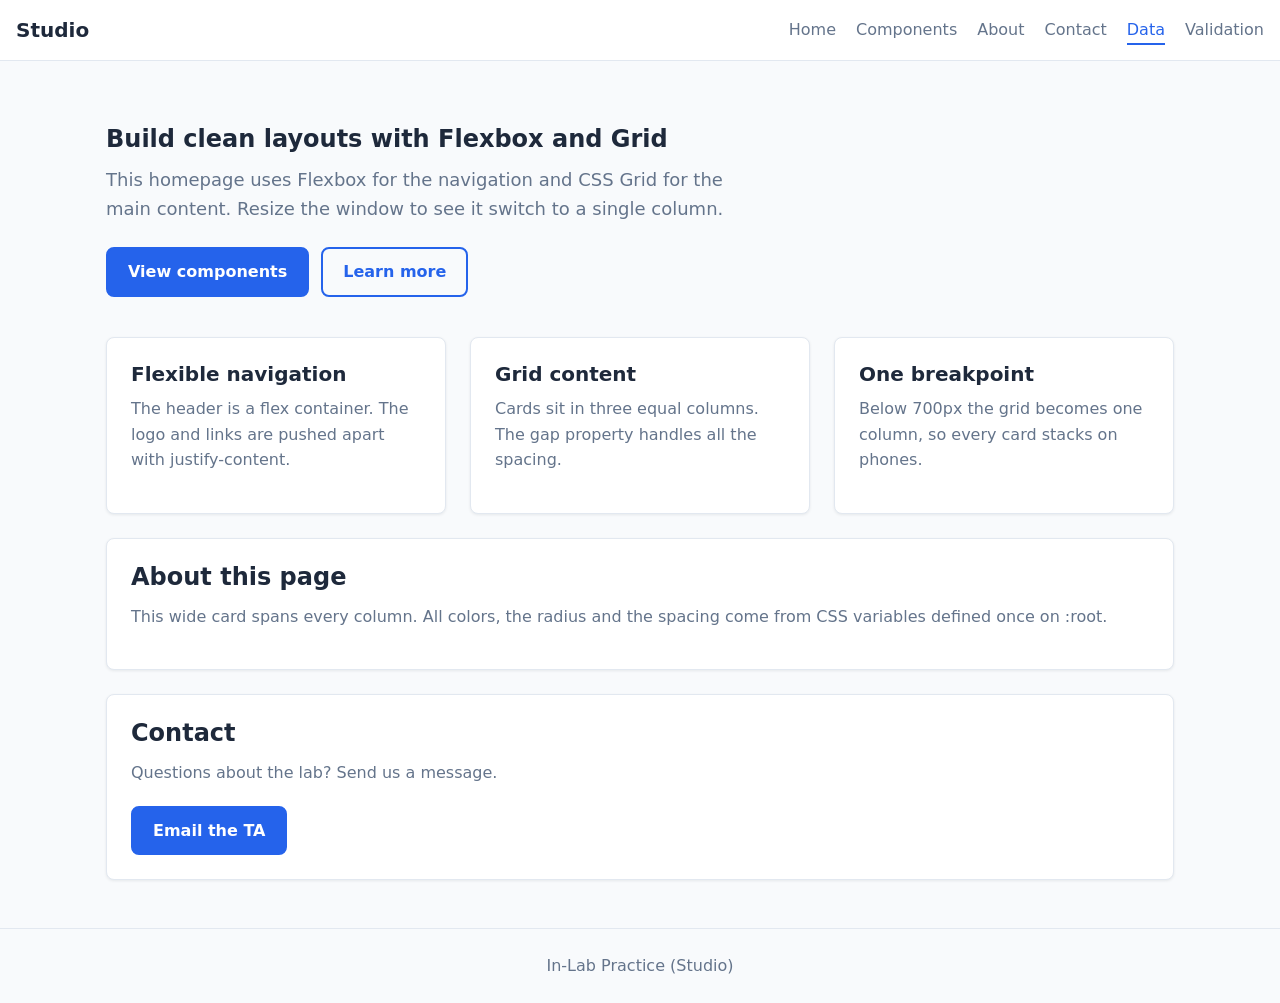
<file: index.html>
<!DOCTYPE html>
<html lang="en">
<head>
<meta charset="UTF-8">
<meta name="viewport" content="width=device-width, initial-scale=1">
<title>Studio - Home</title>
<link rel="stylesheet" href="styles.css">
</head>
<body>
<!-- 2B, 2C and 2D go here -->
<header class="site-header">
    <a class="logo" href="index.html">Studio</a>
    <nav>
      <ul>
        <li><a href="index.html">Home</a></li>
        <li><a href="components.html">Components</a></li>
        <li><a href="about.html">About</a></li>
        <li><a href="contact.html">Contact</a></li>
        <li><a href="data.html" class="active">Data</a></li>
        <li><a href="validation.html">Validation</a></li>
      </ul>
    </nav>
  </header>
<div class="container">
<section class="hero">
<h1>Build clean layouts with Flexbox and Grid</h1>
<p>This homepage uses Flexbox for the navigation and CSS Grid for the
main content. Resize the window to see it switch to a single column.</p>
<div class="actions">
<a class="btn" href="components.html">View components</a>
<a class="btn btn-outline" href="#about">Learn more</a>
</div>
</section>
<main class="grid">
<article class="card">
<h3>Flexible navigation</h3>
<p>The header is a flex container. The logo and links are pushed apart
with justify-content.</p>
</article>
<article class="card">
<h3>Grid content</h3>
<p>Cards sit in three equal columns. The gap property handles all the
spacing.</p>
</article>
<article class="card">
<h3>One breakpoint</h3>
<p>Below 700px the grid becomes one column, so every card stacks on
phones.</p>
</article>
<section class="card wide" id="about">
<h2>About this page</h2>
<p>This wide card spans every column. All colors, the radius and the
    spacing come from CSS variables defined once on :root.</p>
</section>
<section class="card wide" id="contact">
<h2>Contact</h2>
<p>Questions about the lab? Send us a message.</p>
<a class="btn" href="mailto:ta@example.com">Email the TA</a>
</section>
</main>
</div>
<footer class="site-footer">
<div class="container">In-Lab Practice (Studio)</div>
</footer>
</body>
</html>
</file>
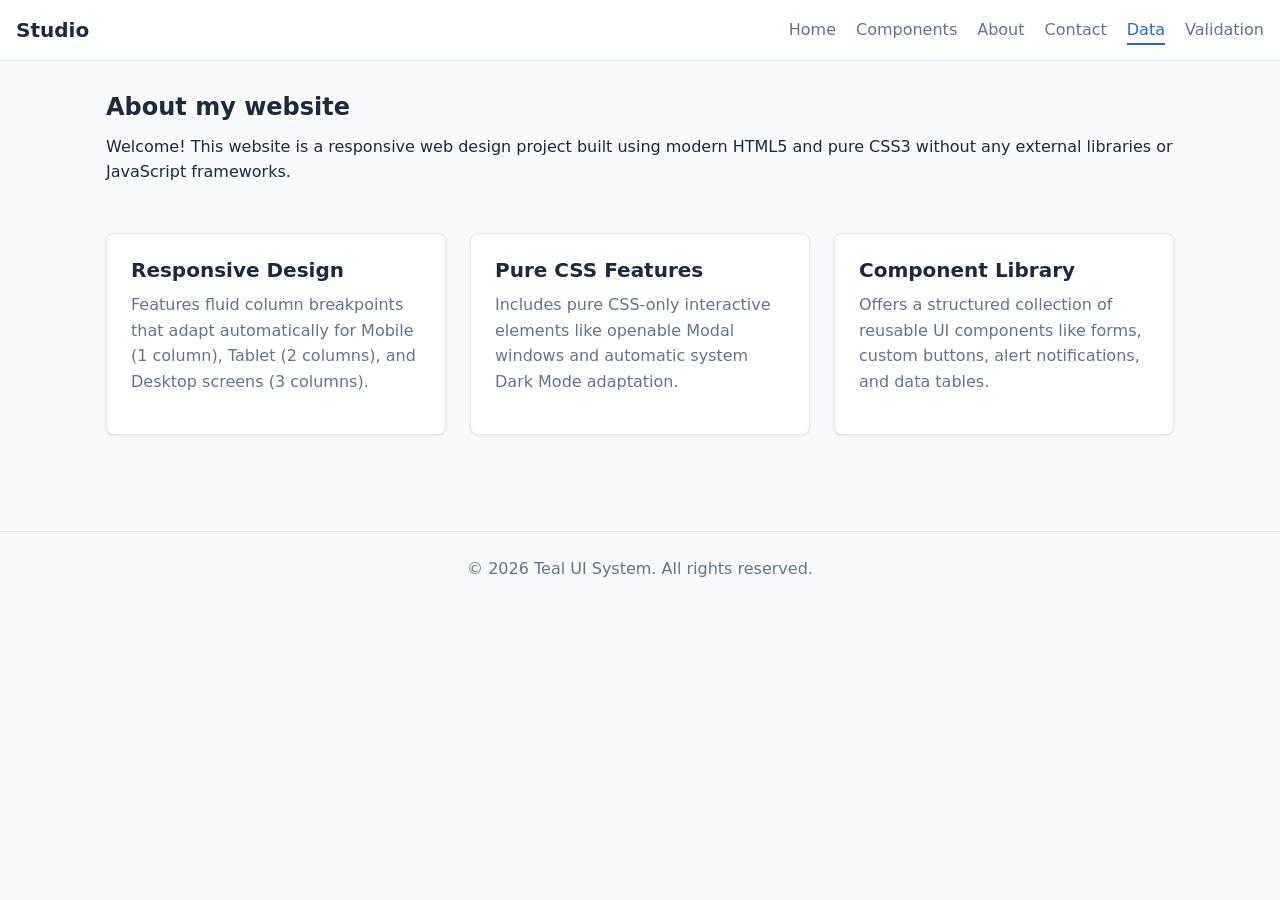
<file: about.html>
<!DOCTYPE html>
<html lang="en">
<head>
<meta charset="UTF-8">
<meta name="viewport" content="width=device-width, initial-scale=1">
<title>About - Website</title>
<link rel="stylesheet" href="styles.css">
</head>
<body>
<header class="site-header">
    <a class="logo" href="index.html">Studio</a>
    <nav>
      <ul>
        <li><a href="index.html">Home</a></li>
        <li><a href="components.html">Components</a></li>
        <li><a href="about.html">About</a></li>
        <li><a href="contact.html">Contact</a></li>
        <li><a href="data.html" class="active">Data</a></li>
        <li><a href="validation.html">Validation</a></li>
      </ul>
    </nav>
  </header>

<main class="container">
<section class="section">
<h1>About my website</h1>
<p class="hero-desc">Welcome! This website is a responsive web design project built using modern HTML5 and pure CSS3 without any external libraries or JavaScript frameworks.</p>
</section>

<section class="grid" style="margin-top: 24px;">
<article class="card">
<h3>Responsive Design</h3>
<p>Features fluid column breakpoints that adapt automatically for Mobile (1 column), Tablet (2 columns), and Desktop screens (3 columns).</p>
</article>

<article class="card">
<h3>Pure CSS Features</h3>
<p>Includes pure CSS-only interactive elements like openable Modal windows and automatic system Dark Mode adaptation.</p>
</article>

<article class="card">
<h3>Component Library</h3>
<p>Offers a structured collection of reusable UI components like forms, custom buttons, alert notifications, and data tables.</p>
</article>
</section>
</main>

<footer class="site-footer" style="margin-top: 48px;">
<div class="container">&copy; 2026 Teal UI System. All rights reserved.</div>
</footer>
</body>
</html>
</file>
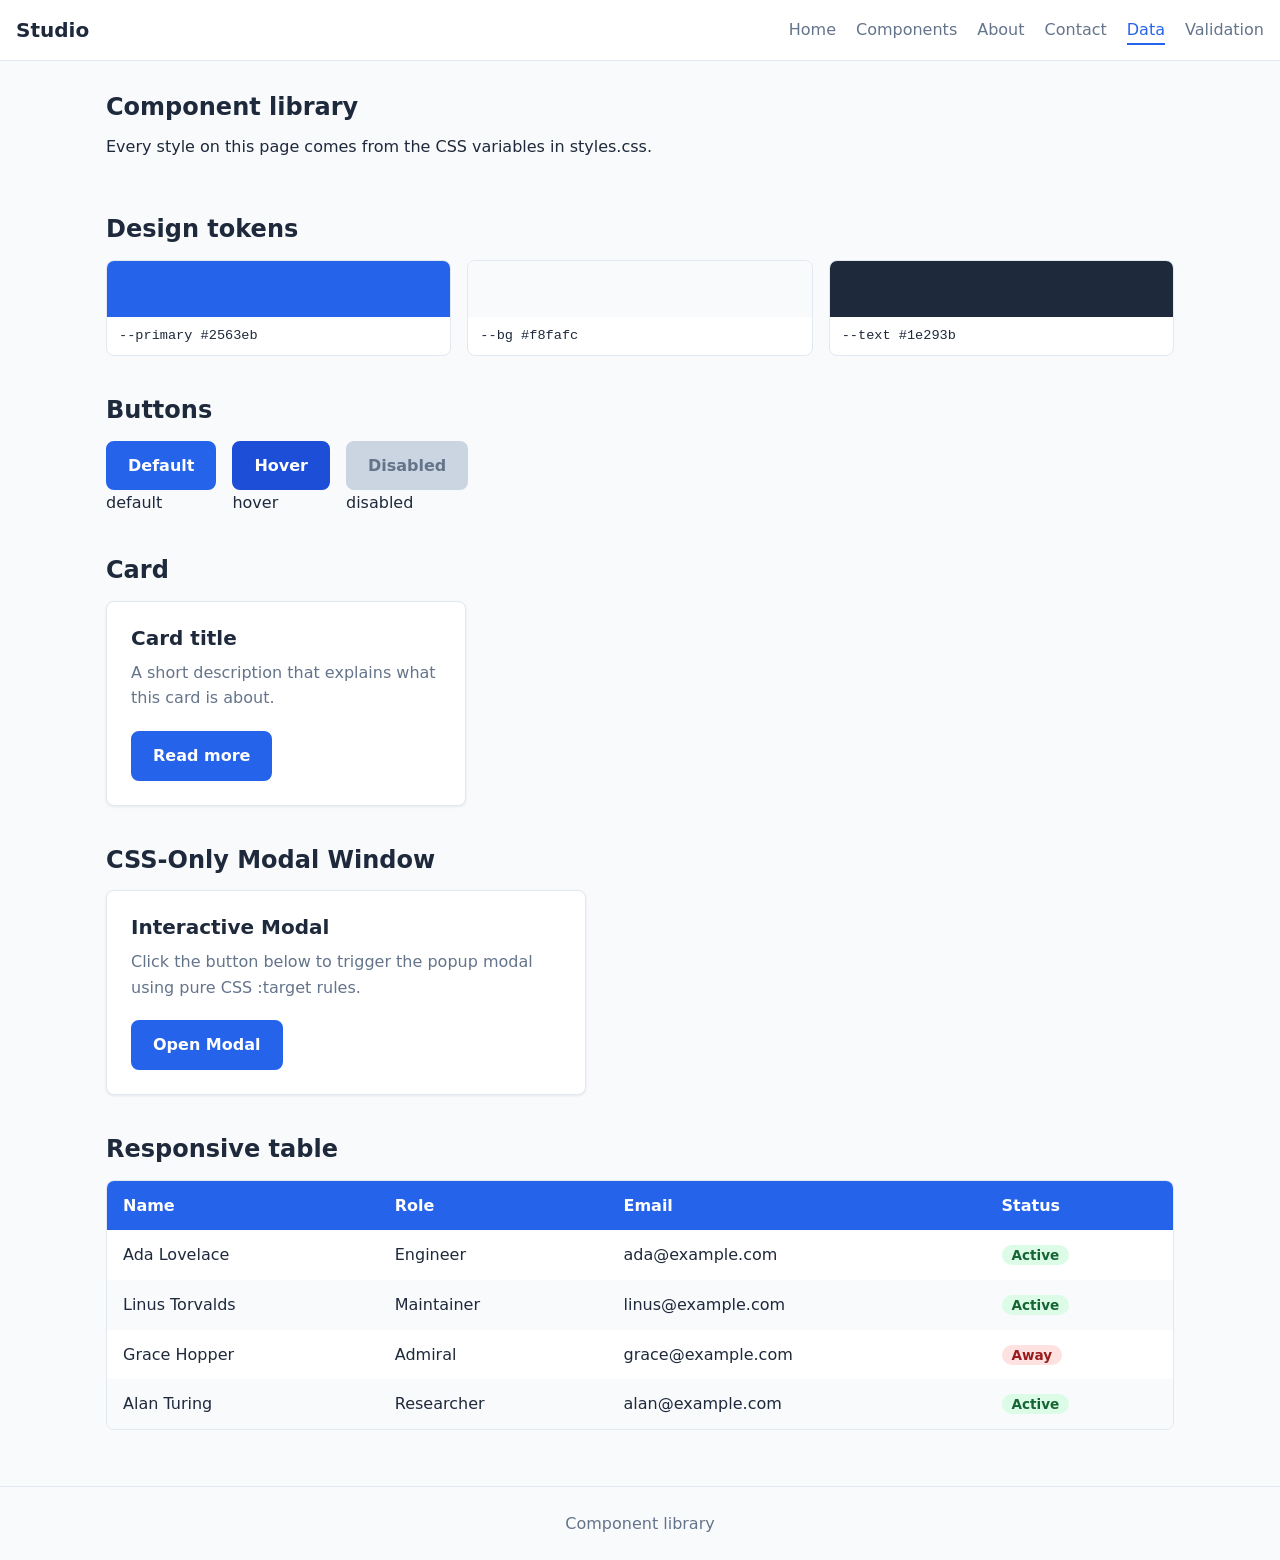
<file: components.html>
<!DOCTYPE html>
<html lang="en">
<head>
<meta charset="UTF-8">
<meta name="viewport" content="width=device-width, initial-scale=1">
<title>Studio Component library</title>
<link rel="stylesheet" href="styles.css">
</head>
<body>
<header class="site-header">
    <a class="logo" href="index.html">Studio</a>
    <nav>
      <ul>
        <li><a href="index.html">Home</a></li>
        <li><a href="components.html">Components</a></li>
        <li><a href="about.html">About</a></li>
        <li><a href="contact.html">Contact</a></li>
        <li><a href="data.html" class="active">Data</a></li>
        <li><a href="validation.html">Validation</a></li>
      </ul>
    </nav>
  </header>
<main class="container">
<section class="section">
<h1>Component library</h1>
<p class="label">Every style on this page comes from the CSS variables in styles.css.</p>
</section>

<section class="section">
<h2>Design tokens</h2>
<div class="swatches">
<div class="swatch"><i style="background: var(--primary)"></i><code>--primary #2563eb</code></div>
<div class="swatch"><i style="background: var(--bg)"></i><code>--bg #f8fafc</code></div>
<div class="swatch"><i style="background: var(--text)"></i><code>--text #1e293b</code></div>
</div>
</section>

<section class="section">
<h2>Buttons</h2>
<div class="row">
<div>
<button class="btn">Default</button>
<div class="label">default</div>
</div>
<div>
<button class="btn is-hover">Hover</button>
<div class="label">hover</div>
</div>
<div>
<button class="btn" disabled>Disabled</button>
<div class="label">disabled</div>
</div>
</div>
</section>

<section class="section">
<h2>Card</h2>
<article class="card" style="max-width: 360px">
<h3>Card title</h3>
<p>A short description that explains what this card is about.</p>
<a class="btn" href="#">Read more</a>
</article>
</section>

<section class="section">
<h2>CSS-Only Modal Window</h2>
<article class="card" style="max-width: 480px">
<h3>Interactive Modal</h3>
<p>Click the button below to trigger the popup modal using pure CSS :target rules.</p>
<a class="btn" href="#open-modal">Open Modal</a>
</article>
</section>

<div id="open-modal" class="modal-window">
<div class="modal-content">
<a href="#" class="modal-close">&times;</a>
<h3>Modal Box</h3>
<p>This is a pure CSS modal window opened without any JavaScript.</p>
<a class="btn" href="#">Close</a>
</div>
</div>

<section class="section">
<h2>Responsive table</h2>
<div class="table-wrap">
<table>
<thead>
<tr><th>Name</th><th>Role</th><th>Email</th><th>Status</th></tr>
</thead>
<tbody>
<tr><td>Ada Lovelace</td><td>Engineer</td><td>ada@example.com</td><td><span class="badge">Active</span></td></tr>
<tr><td>Linus Torvalds</td><td>Maintainer</td><td>linus@example.com</td><td><span class="badge">Active</span></td></tr>
<tr><td>Grace Hopper</td><td>Admiral</td><td>grace@example.com</td><td><span class="badge off">Away</span></td></tr>
<tr><td>Alan Turing</td><td>Researcher</td><td>alan@example.com</td><td><span class="badge">Active</span></td></tr>
</tbody>
</table>
</div>
</section>
</main>

<footer class="site-footer" style="margin-top: 48px">
<div class="container">Component library</div>
</footer>
</body>
</html>
</file>
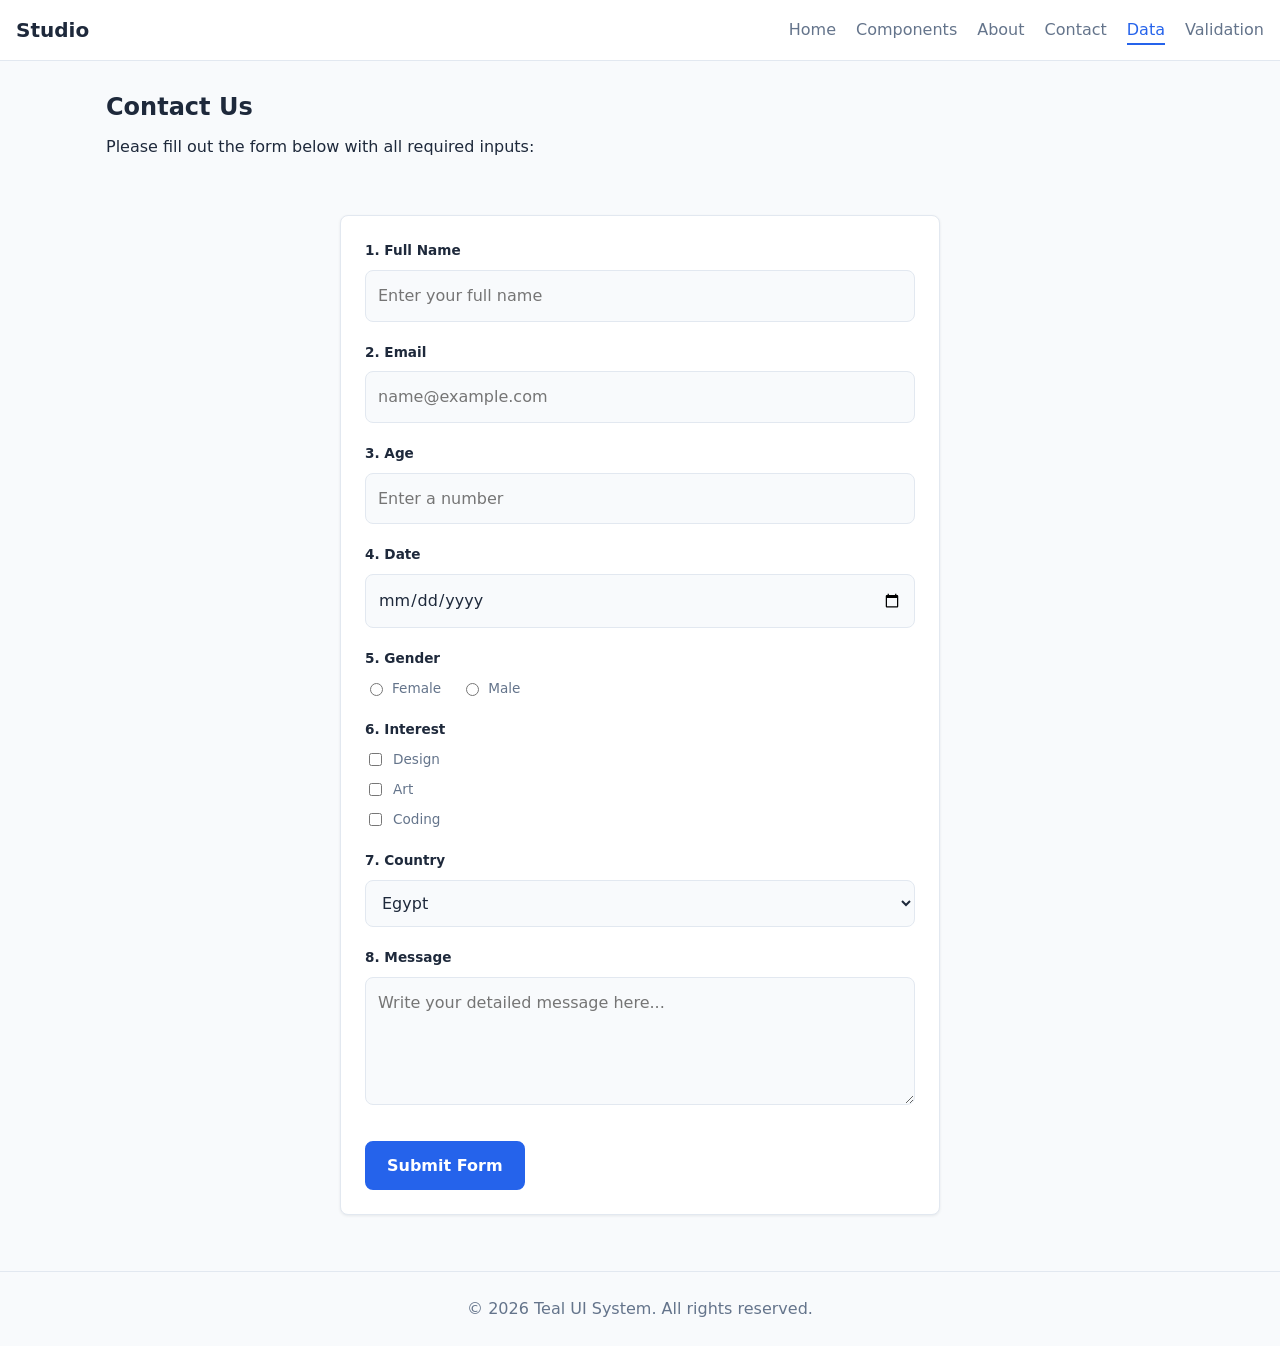
<file: contact.html>
<!DOCTYPE html>
<html lang="en">
<head>
<meta charset="UTF-8">
<meta name="viewport" content="width=device-width, initial-scale=1">
<title>Contact - Website</title>
<link rel="stylesheet" href="styles.css">
</head>
<body>
<header class="site-header">
    <a class="logo" href="index.html">Studio</a>
    <nav>
      <ul>
        <li><a href="index.html">Home</a></li>
        <li><a href="components.html">Components</a></li>
        <li><a href="about.html">About</a></li>
        <li><a href="contact.html">Contact</a></li>
        <li><a href="data.html" class="active">Data</a></li>
        <li><a href="validation.html">Validation</a></li>
      </ul>
    </nav>
  </header>

<main class="container">
<section class="section">
<h1>Contact Us</h1>
<p class="hero-desc">Please fill out the form below with all required inputs:</p>
</section>

<section class="section" style="max-width: 600px; margin: 0 auto 48px auto;">
<div class="card">
<form>
<div style="margin-bottom: 20px;">
<label style="display: block; margin-bottom: 8px; font-weight: 600; color: var(--text);">1. Full Name</label>
<input type="text" placeholder="Enter your full name" style="width: 100%; padding: 12px; background: var(--bg); border: 1px solid var(--border); border-radius: var(--radius); color: var(--text); font: inherit;">
</div>

<div style="margin-bottom: 20px;">
<label style="display: block; margin-bottom: 8px; font-weight: 600; color: var(--text);">2. Email</label>
<input type="email" placeholder="name@example.com" style="width: 100%; padding: 12px; background: var(--bg); border: 1px solid var(--border); border-radius: var(--radius); color: var(--text); font: inherit;">
</div>

<div style="margin-bottom: 20px;">
<label style="display: block; margin-bottom: 8px; font-weight: 600; color: var(--text);">3. Age</label>
<input type="number" placeholder="Enter a number" style="width: 100%; padding: 12px; background: var(--bg); border: 1px solid var(--border); border-radius: var(--radius); color: var(--text); font: inherit;">
</div>

<div style="margin-bottom: 20px;">
<label style="display: block; margin-bottom: 8px; font-weight: 600; color: var(--text);">4. Date</label>
<input type="date" style="width: 100%; padding: 12px; background: var(--bg); border: 1px solid var(--border); border-radius: var(--radius); color: var(--text); font: inherit;">
</div>

<div style="margin-bottom: 20px;">
<label style="display: block; margin-bottom: 8px; font-weight: 600; color: var(--text);">5. Gender</label>
<div style="display: flex; gap: 20px; color: var(--text);">
<label style="display: flex; align-items: center; gap: 6px; cursor: pointer;"><input type="radio" name="gender"> Female</label>
<label style="display: flex; align-items: center; gap: 6px; cursor: pointer;"><input type="radio" name="gender"> Male</label>
</div>
</div>

<div style="margin-bottom: 20px;">
<label style="display: block; margin-bottom: 8px; font-weight: 600; color: var(--text);">6. Interest</label>
<div style="display: flex; flex-direction: column; gap: 8px; color: var(--text);">
<label style="display: flex; align-items: center; gap: 8px; cursor: pointer;"><input type="checkbox"> Design</label>
<label style="display: flex; align-items: center; gap: 8px; cursor: pointer;"><input type="checkbox"> Art</label>
<label style="display: flex; align-items: center; gap: 8px; cursor: pointer;"><input type="checkbox"> Coding</label>
</div>
</div>

<div style="margin-bottom: 20px;">
<label style="display: block; margin-bottom: 8px; font-weight: 600; color: var(--text);">7. Country</label>
<select style="width: 100%; padding: 12px; background: var(--bg); border: 1px solid var(--border); border-radius: var(--radius); color: var(--text); font: inherit;">
<option>Egypt</option>
<option>Saudi Arabia</option>
<option>UAE</option>
<option>Other</option>
</select>
</div>

<div style="margin-bottom: 24px;">
<label style="display: block; margin-bottom: 8px; font-weight: 600; color: var(--text);">8. Message</label>
<textarea rows="4" placeholder="Write your detailed message here..." style="width: 100%; padding: 12px; background: var(--bg); border: 1px solid var(--border); border-radius: var(--radius); color: var(--text); font: inherit; resize: vertical;"></textarea>
</div>

<button type="submit" class="btn">Submit Form</button>
</form>
</div>
</section>
</main>

<footer class="site-footer" style="margin-top: 48px;">
<div class="container">&copy; 2026 Teal UI System. All rights reserved.</div>
</footer>
</body>
</html>
</file>
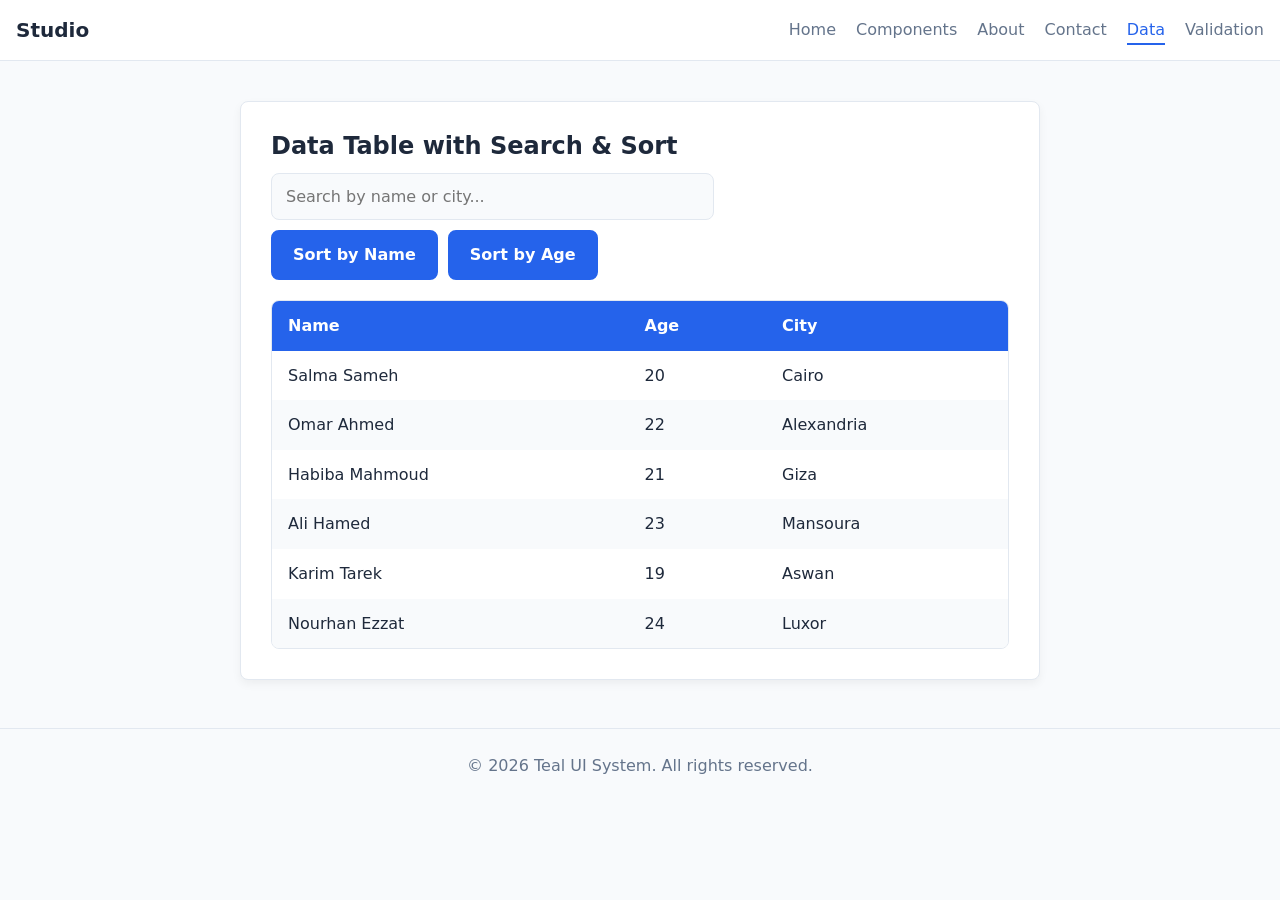
<file: data.html>
<!DOCTYPE html>
<html lang="en">
<head>
  <meta charset="UTF-8">
  <meta name="viewport" content="width=device-width, initial-scale=1.0">
  <title>Data Table - Studio</title>
  <link rel="stylesheet" href="styles.css">
  <style>
    .data-container {
      max-width: 800px;
      margin: 40px auto;
      background: var(--surface);
      padding: 30px;
      border-radius: var(--radius);
      border: 1px solid var(--border);
      box-shadow: 0 4px 10px rgba(0, 0, 0, 0.05);
    }
    .controls {
      display: flex;
      justify-content: space-between;
      margin-bottom: 20px;
      gap: 10px;
      flex-wrap: wrap;
    }
    .controls input[type="text"] {
      padding: 10px 14px;
      width: 60%;
      border: 1px solid var(--border);
      border-radius: var(--radius);
      background: var(--bg);
      color: var(--text);
      font: inherit;
    }
    .sort-btns {
      display: flex;
      gap: 10px;
    }
  </style>
</head>
<body>

  <header class="site-header">
    <a class="logo" href="index.html">Studio</a>
    <nav>
      <ul>
        <li><a href="index.html">Home</a></li>
        <li><a href="components.html">Components</a></li>
        <li><a href="about.html">About</a></li>
        <li><a href="contact.html">Contact</a></li>
        <li><a href="data.html" class="active">Data</a></li>
        <li><a href="validation.html">Validation</a></li>
      </ul>
    </nav>
  </header>

  <main class="container">
    <div class="data-container">
      <h2>Data Table with Search & Sort</h2>
      
      <div class="controls">
        <input type="text" id="searchInput" placeholder="Search by name or city...">
        <div class="sort-btns">
          <button id="sortNameBtn" class="btn">Sort by Name</button>
          <button id="sortAgeBtn" class="btn">Sort by Age</button>
        </div>
      </div>

      <div class="table-wrap">
        <table>
          <thead>
            <tr>
              <th>Name</th>
              <th>Age</th>
              <th>City</th>
            </tr>
          </thead>
          <tbody id="tableBody">
          </tbody>
        </table>
      </div>
    </div>
  </main>

  <footer class="site-footer" style="margin-top: 48px;">
    <div class="container">&copy; 2026 Teal UI System. All rights reserved.</div>
  </footer>

  <script>
    const people = [
      { name: "Salma Sameh", age: 20, city: "Cairo" },
      { name: "Omar Ahmed", age: 22, city: "Alexandria" },
      { name: "Habiba Mahmoud", age: 21, city: "Giza" },
      { name: "Ali Hamed", age: 23, city: "Mansoura" },
      { name: "Karim Tarek", age: 19, city: "Aswan" },
      { name: "Nourhan Ezzat", age: 24, city: "Luxor" },
    ];

    const tableBody = document.getElementById('tableBody');
    const searchInput = document.getElementById('searchInput');
    const sortNameBtn = document.getElementById('sortNameBtn');
    const sortAgeBtn = document.getElementById('sortAgeBtn');

    function displayTable(dataArray) {
      tableBody.innerHTML = '';
      dataArray.forEach(person => {
        const row = document.createElement('tr');
        row.innerHTML = `
          <td>${person.name}</td>
          <td>${person.age}</td>
          <td>${person.city}</td>
        `;
        tableBody.appendChild(row);
      });
    }

    displayTable(people);

    searchInput.addEventListener('input', function() {
      const searchTerm = searchInput.value.toLowerCase();
      const filteredData = people.filter(person => 
        person.name.toLowerCase().includes(searchTerm) || 
        person.city.toLowerCase().includes(searchTerm)
      );
      displayTable(filteredData);
    });

    sortNameBtn.addEventListener('click', function() {
      const sortedData = [...people].sort((a, b) => a.name.localeCompare(b.name));
      displayTable(sortedData);
    });

    sortAgeBtn.addEventListener('click', function() {
      const sortedData = [...people].sort((a, b) => a.age - b.age);
      displayTable(sortedData);
    });
  </script>
</body>
</html>
</file>
<file: styles.css>
:root {
  --primary: #2563eb;
  --bg: #f8fafc;
  --text: #1e293b;
  --radius: 8px;
  --primary-dark: #1d4ed8;
  --surface: #ffffff;
  --border: #e2e8f0;
  --muted: #64748b;
  --space: 16px;
}

* { box-sizing: border-box; }

body {
  margin: 0;
  font-family: system-ui, -apple-system, "Segoe UI", sans-serif;
  background: var(--bg);
  color: var(--text);
  line-height: 1.6;
}

h1, h2, h3 { line-height: 1.2; margin: 0 0 0.5em; }
p { margin: 0 0 1em; }
a { color: var(--primary); }

.container { 
  max-width: 1100px; 
  margin: 0 auto; 
  padding: 0 var(--space); 
}

.site-header {
  display: flex;
  justify-content: space-between;
  align-items: center;
  flex-wrap: wrap;
  gap: var(--space);
  padding: 14px var(--space);
  background: var(--surface);
  border-bottom: 1px solid var(--border);
}

.site-header .logo { 
  font-weight: 700; 
  font-size: 1.25rem; 
  color: var(--text); 
  text-decoration: none; 
}

.site-header ul { 
  display: flex; 
  gap: 20px; 
  list-style: none; 
  margin: 0; 
  padding: 0; 
}

.site-header a:not(.logo) { 
  text-decoration: none; 
  color: var(--muted); 
  padding: 4px 0; 
}

.site-header a:not(.logo):hover,
.site-header a.active { 
  color: var(--primary); 
  border-bottom: 2px solid var(--primary); 
}

.hero { 
  padding: 64px 0 40px; 
}

.hero p { 
  max-width: 55ch; 
  color: var(--muted); 
  font-size: 1.125rem; 
}

.hero .actions { 
  display: flex; 
  gap: 12px; 
  flex-wrap: wrap; 
  margin-top: 24px; 
}

.btn {
  display: inline-block;
  padding: 10px 20px;
  font: inherit;
  font-weight: 600;
  color: #fff;
  background: var(--primary);
  border: 2px solid var(--primary);
  border-radius: var(--radius);
  text-decoration: none;
  cursor: pointer;
  transition: background .15s, border-color .15s;
}

.btn:hover:not(:disabled),
.btn.is-hover {
  background: var(--primary-dark);
  border-color: var(--primary-dark);
}

.btn:focus-visible { 
  outline: 3px solid #93b4f8; 
  outline-offset: 2px; 
}

.btn:disabled {
  background: #cbd5e1;
  border-color: #cbd5e1;
  color: #64748b;
  cursor: not-allowed;
}

.btn-outline { 
  background: transparent; 
  color: var(--primary); 
}

.btn-outline:hover:not(:disabled) { 
  background: var(--primary); 
  color: #fff; 
}

.card {
  background: var(--surface);
  border: 1px solid var(--border);
  border-radius: var(--radius);
  padding: 24px;
  box-shadow: 0 1px 3px rgba(15, 23, 42, .08);
}

.card h3 { 
  font-size: 1.25rem; 
}

.card p { 
  color: var(--muted); 
}

.card .btn { 
  margin-top: 4px; 
}

.grid {
  display: grid;
  grid-template-columns: repeat(3, 1fr);
  gap: 24px;
  padding-bottom: 48px;
}

.grid .wide { 
  grid-column: 1 / -1; 
}

.site-footer {
  border-top: 1px solid var(--border);
  padding: 24px 0;
  color: var(--muted);
  text-align: center;
}

.table-wrap {
  overflow-x: auto;
  border: 1px solid var(--border);
  border-radius: var(--radius);
  background: var(--surface);
}

table { 
  width: 100%; 
  min-width: 520px; 
  border-collapse: collapse; 
}

th, td { 
  padding: 12px 16px; 
  text-align: left; 
}

th { 
  background: var(--primary); 
  color: #fff; 
  white-space: nowrap; 
}

tbody tr:nth-child(even) { 
  background: var(--bg); 
}

tbody tr:hover { 
  background: #e0e9fd; 
}

.badge { 
  padding: 2px 10px; 
  border-radius: 999px; 
  font-size: 0.85rem; 
  font-weight: 600; 
  background: #dcfce7; 
  color: #166534; 
}

.badge.off { 
  background: #fee2e2; 
  color: #991b1b; 
}

.section { 
  padding: 32px 0 8px; 
}

.section > h2 { 
  margin-bottom: 16px; 
}

.row { 
  display: flex; 
  flex-wrap: wrap; 
  gap: 16px; 
  align-items: center; 
}

label { 
  color: var(--muted); 
  font-size: 0.85rem; 
}

.swatches { 
  display: grid; 
  grid-template-columns: repeat(auto-fit, minmax(140px, 1fr)); 
  gap: 16px; 
}

.swatch { 
  border: 1px solid var(--border); 
  border-radius: var(--radius); 
  overflow: hidden; 
  background: var(--surface); 
}

.swatch i { 
  display: block; 
  height: 56px; 
}

.swatch code { 
  display: block; 
  padding: 8px 12px; 
  font-size: 0.85rem; 
}

@media (max-width: 700px) {
  .grid { 
    grid-template-columns: 1fr; 
  }
}
.modal-window {
  position: fixed;
  top: 0;
  right: 0;
  bottom: 0;
  left: 0;
  background: rgba(15, 23, 42, 0.6);
  display: flex;
  justify-content: center;
  align-items: center;
  opacity: 0;
  pointer-events: none;
  transition: opacity 0.3s ease;
  z-index: 1000;
}

.modal-window:target {
  opacity: 1;
  pointer-events: auto;
}

.modal-content {
  background: var(--surface);
  padding: 32px;
  border-radius: var(--radius);
  width: 90%;
  max-width: 400px;
  position: relative;
  box-shadow: 0 10px 25px rgba(0, 0, 0, 0.2);
}

.modal-close {
  position: absolute;
  top: 12px;
  right: 16px;
  color: var(--muted);
  text-decoration: none;
  font-size: 1.5rem;
  font-weight: bold;
}

.modal-close:hover {
  color: var(--text);
}
</file>
